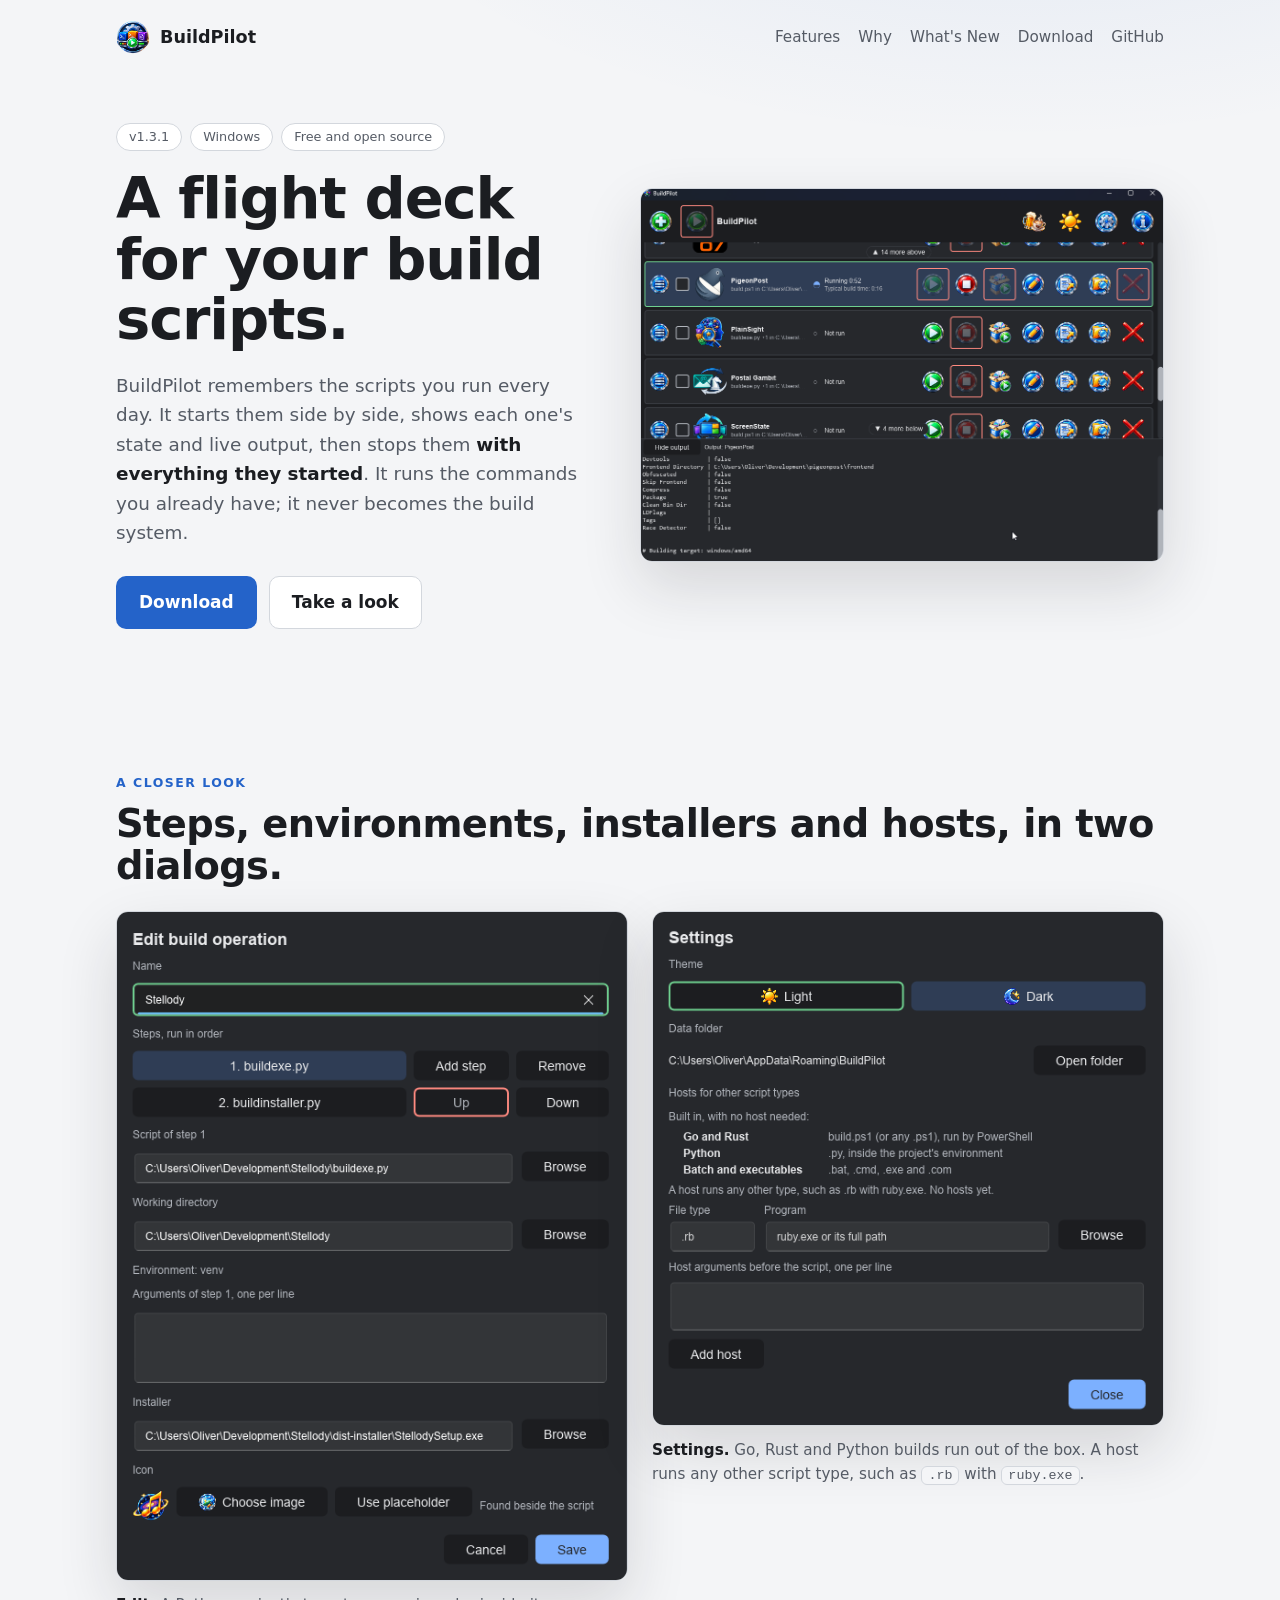
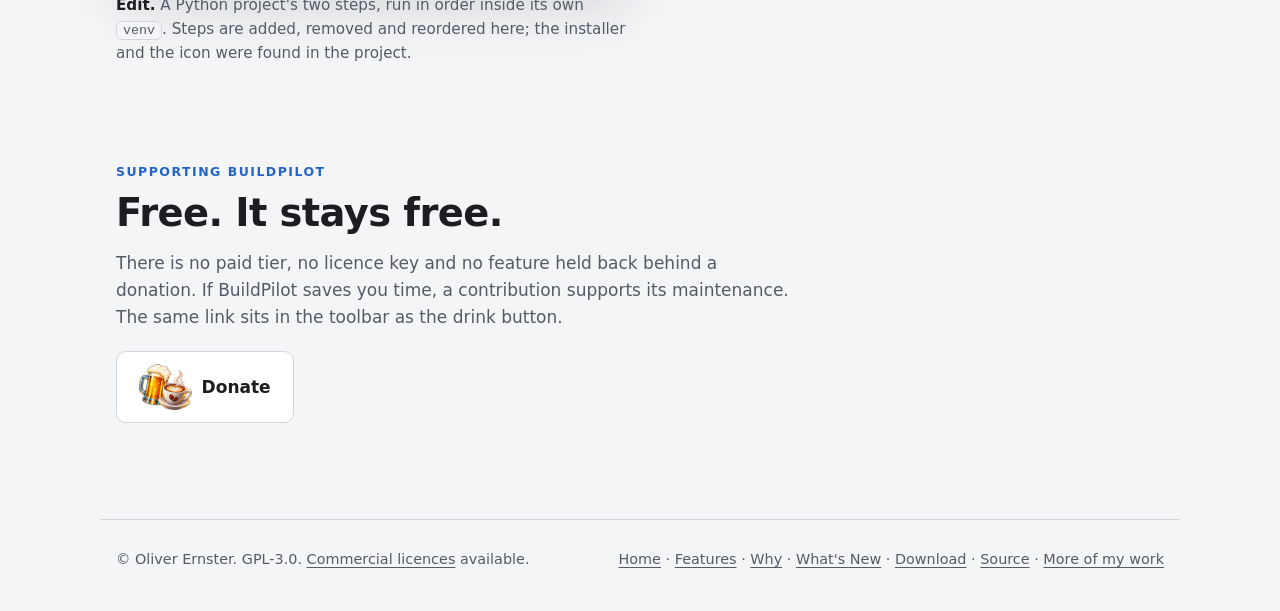
<file: docs/index.html>
<!DOCTYPE html>
<html lang="en-GB">
<head>
    <meta charset="utf-8">
    <meta name="viewport" content="width=device-width, initial-scale=1">
    <title>BuildPilot: a flight deck for your build scripts</title>
    <meta name="description" content="BuildPilot remembers the build scripts you run often, starts several at once, shows each one's state and live output, then stops them with everything they started. For Windows.">
    <meta name="theme-color" content="#1c1d20">
    <link rel="icon" type="image/png" href="icon.png">
    <link rel="apple-touch-icon" href="icon.png">
    <meta property="og:type" content="website">
    <meta property="og:title" content="BuildPilot: a flight deck for your build scripts">
    <meta property="og:description" content="Start the builds you run every day side by side, watch them live and stop them cleanly. It runs your scripts; it never becomes the build system. For Windows.">
    <meta property="og:image" content="https://ernster.dev/BuildPilot/icon.png">
    <meta property="og:url" content="https://ernster.dev/BuildPilot/">
    <link rel="canonical" href="https://ernster.dev/BuildPilot/">
    <meta name="robots" content="index, follow, max-image-preview:large, max-snippet:-1, max-video-preview:-1">
    <meta property="og:site_name" content="BuildPilot">
    <meta property="og:image:type" content="image/png">
    <meta property="og:image:width" content="256">
    <meta property="og:image:height" content="256">
    <meta property="og:image:alt" content="BuildPilot app icon">
    <meta property="og:locale" content="en_GB">
    <meta name="twitter:card" content="summary">
    <meta name="twitter:title" content="BuildPilot: a flight deck for your build scripts">
    <meta name="twitter:description" content="Start the builds you run every day side by side, watch them live and stop them cleanly. It runs your scripts; it never becomes the build system. For Windows.">
    <meta name="twitter:image" content="https://ernster.dev/BuildPilot/icon.png">
    <meta name="twitter:image:alt" content="BuildPilot app icon">
    <link rel="stylesheet" href="styles.css?v=09e41c9068">
    <script type="application/ld+json">
    {
        "@context": "https://schema.org",
        "@type": "SoftwareApplication",
        "name": "BuildPilot",
        "applicationCategory": "DeveloperApplication",
        "operatingSystem": "Windows",
        "description": "Remembers build scripts, runs several at once, shows their live output and stops their process trees.",
        "author": {"@type": "Person", "name": "Oliver Ernster", "url": "https://ernster.dev"},
        "license": "https://www.gnu.org/licenses/gpl-3.0.html",
        "downloadUrl": "https://github.com/oernster/BuildPilot/releases/latest",
        "offers": {"@type": "Offer", "price": "0", "priceCurrency": "GBP"}
    }
    </script>
<script>window.goatcounter = {path: function (p) { return location.host + p }}</script>
<script data-goatcounter="https://oernster.goatcounter.com/count" async src="https://gc.zgo.at/count.js"></script>
</head>
<body>

<header class="wrap site-head">
    <a class="brand" href="#top"><img src="icon.png" alt="" width="34" height="34"> BuildPilot</a>
    <nav aria-label="Pages">
        <a href="features.html">Features</a>
        <a href="why.html">Why</a>
        <a href="whats-new.html">What's New</a>
        <a href="download.html">Download</a>
        <a href="https://github.com/oernster/BuildPilot">GitHub</a>
    </nav>
</header>

<main id="top">

    <div class="wrap hero">
        <div>
            <p class="eyebrow">
                <span class="pill">v<!--VERSION-->1.3.1<!--/VERSION--></span>
                <span class="pill">Windows</span>
                <span class="pill">Free and open source</span>
            </p>
            <h1>A flight deck for your build scripts.</h1>
            <p class="lead">BuildPilot remembers the scripts you run every day. It starts them
                side by side, shows each one's state and live output, then stops them
                <strong>with everything they started</strong>. It runs the commands you already
                have; it never becomes the build system.</p>
            <div class="cta">
                <a class="btn btn-primary" href="download.html">Download</a>
                <a class="btn" href="#screens">Take a look</a>
            </div>
        </div>
        <figure class="shot">
            <img src="screenshots/screenshot.png" alt="The BuildPilot window partway down a long list, pills counting the 14 rows above and the 4 below. PigeonPost is selected and running at 0:52, its typical build time of 0:16 beneath. PlainSight, Postal Gambit and ScreenState have not run. PigeonPost's build settings fill the tray below in aligned columns. Run, Launch installer and Remove are greyed out with a red ring on the running row; Stop is greyed out on the rows at rest.">
        </figure>
    </div>

    <section class="wrap" id="screens">
        <p class="kicker">A closer look</p>
        <h2>Steps, environments, installers and hosts, in two dialogs.</h2>
        <div class="gallery">
            <figure class="shot">
                <img src="screenshots/edit.png" width="557" height="729" loading="lazy"
                    alt="The Edit build operation dialog for Stellody: two steps, buildexe.py then buildinstaller.py, the working directory, the environment venv, the installer found in dist-installer and the project's icon.">
                <figcaption><strong>Edit.</strong> A Python project's two steps, run in order
                    inside its own <code>venv</code>. Steps are added, removed and reordered
                    here; the installer and the icon were found in the project.</figcaption>
            </figure>
            <figure class="shot">
                <img src="screenshots/settings.png" width="556" height="559" loading="lazy"
                    alt="The Settings dialog: the theme, the data folder, the build types that run with no host (Go and Rust, Python, batch files and executables) and the fields for adding a host.">
                <figcaption><strong>Settings.</strong> Go, Rust and Python builds run out of
                    the box. A host runs any other script type, such as <code>.rb</code> with
                    <code>ruby.exe</code>.</figcaption>
            </figure>
        </div>
    </section>

    <section class="wrap support" id="support">
        <p class="kicker">Supporting BuildPilot</p>
        <h2>Free. It stays free.</h2>
        <div class="prose">
            <p>There is no paid tier, no licence key and no feature held back behind a
                donation. If BuildPilot saves you time, a contribution supports its
                maintenance. The same link sits in the toolbar as the drink button.</p>
        </div>
        <div class="cta">
            <a class="btn btn-donate" href="https://www.paypal.com/ncp/payment/XC9S6VZ96K9Q4">
                <img src="donate.png" alt="">
                Donate
            </a>
        </div>
    </section>

</main>

<footer class="wrap site-foot">
    <span>&copy; Oliver Ernster. GPL-3.0.
        <a href="https://ernster.dev/commercial-licensing.html">Commercial licences</a> available.</span>
    <span><a href="./">Home</a> &middot;
        <a href="features.html">Features</a> &middot;
        <a href="why.html">Why</a> &middot;
        <a href="whats-new.html">What's New</a> &middot;
        <a href="download.html">Download</a> &middot;
        <a href="https://github.com/oernster/BuildPilot">Source</a> &middot;
        <a href="https://ernster.dev">More of my work</a></span>
</footer>

</body>
</html>
</file>
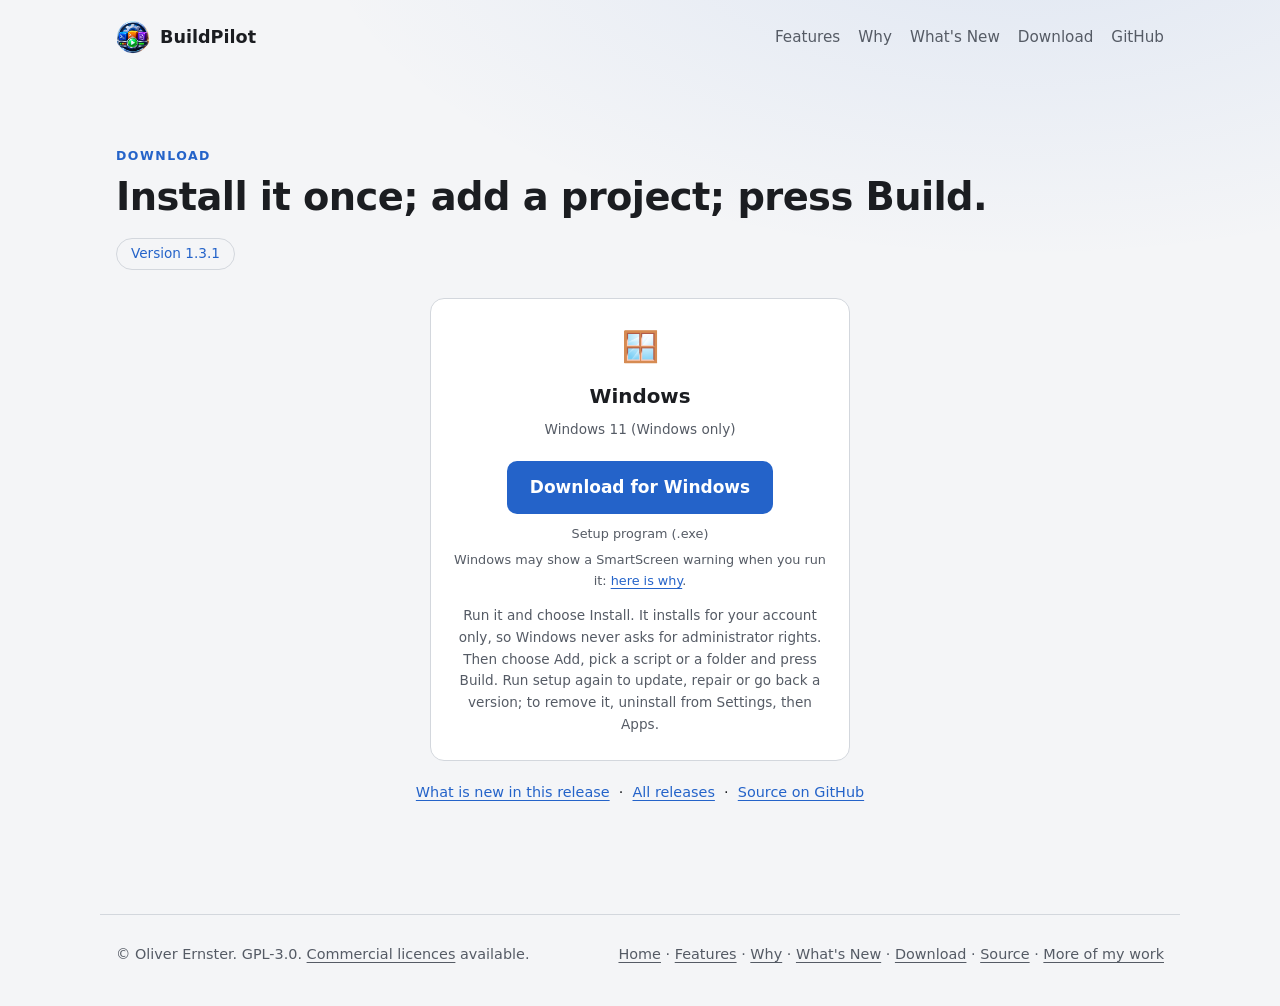
<file: docs/download.html>
<!DOCTYPE html>
<html lang="en-GB">
<head>
    <meta charset="utf-8">
    <meta name="viewport" content="width=device-width, initial-scale=1">
    <title>Download BuildPilot for Windows</title>
    <meta name="description" content="Download BuildPilot for Windows 11. It installs for your account only, so Windows never asks for administrator rights. Free and open source.">
    <meta name="theme-color" content="#1c1d20">
    <link rel="icon" type="image/png" href="icon.png">
    <link rel="apple-touch-icon" href="icon.png">
    <meta property="og:type" content="website">
    <meta property="og:title" content="Download BuildPilot for Windows">
    <meta property="og:description" content="Download BuildPilot for Windows 11. It installs for your account only, so Windows never asks for administrator rights. Free and open source.">
    <meta property="og:image" content="https://ernster.dev/BuildPilot/icon.png">
    <meta property="og:url" content="https://ernster.dev/BuildPilot/download.html">
    <link rel="canonical" href="https://ernster.dev/BuildPilot/download.html">
    <meta name="robots" content="index, follow, max-image-preview:large, max-snippet:-1, max-video-preview:-1">
    <meta property="og:site_name" content="BuildPilot">
    <meta property="og:image:type" content="image/png">
    <meta property="og:image:width" content="256">
    <meta property="og:image:height" content="256">
    <meta property="og:image:alt" content="BuildPilot app icon">
    <meta property="og:locale" content="en_GB">
    <meta name="twitter:card" content="summary">
    <meta name="twitter:title" content="Download BuildPilot for Windows">
    <meta name="twitter:description" content="Download BuildPilot for Windows 11. It installs for your account only, so Windows never asks for administrator rights. Free and open source.">
    <meta name="twitter:image" content="https://ernster.dev/BuildPilot/icon.png">
    <meta name="twitter:image:alt" content="BuildPilot app icon">
    <link rel="stylesheet" href="styles.css?v=09e41c9068">
    <script type="application/ld+json">
    {
        "@context": "https://schema.org",
        "@type": "WebPage",
        "name": "Download BuildPilot for Windows",
        "description": "Download BuildPilot for Windows 11. It installs for your account only, so Windows never asks for administrator rights. Free and open source.",
        "url": "https://ernster.dev/BuildPilot/download.html",
        "isPartOf": {"@type": "WebSite", "name": "BuildPilot", "url": "https://ernster.dev/BuildPilot/"},
        "about": {"@type": "SoftwareApplication", "name": "BuildPilot"},
        "inLanguage": "en-GB"
    }
    </script>
<script>window.goatcounter = {path: function (p) { return location.host + p }}</script>
<script data-goatcounter="https://oernster.goatcounter.com/count" async src="https://gc.zgo.at/count.js"></script>
</head>
<body>

<header class="wrap site-head">
    <a class="brand" href="./"><img src="icon.png" alt="" width="34" height="34"> BuildPilot</a>
    <nav aria-label="Pages">
        <a href="features.html">Features</a>
        <a href="why.html">Why</a>
        <a href="whats-new.html">What's New</a>
        <a href="download.html">Download</a>
        <a href="https://github.com/oernster/BuildPilot">GitHub</a>
    </nav>
</header>

<main>

    <section class="wrap" id="download">
        <p class="kicker">Download</p>
        <h2>Install it once; add a project; press Build.</h2>
        <span class="dl-version" id="dl-version">Version <!--VERSION-->1.3.1<!--/VERSION--></span>
        <!--
            The button points at GitHub's releases/latest/download redirect, which always
            serves the newest release's file. The name carries no version, so the link
            cannot go stale. The script at the foot adds the file size when it can reach
            the API; without it the page still says everything that matters.
        -->
        <div class="downloads">
            <div class="dl-card">
                <div class="ico">&#x1FA9F;</div>
                <h3>Windows</h3>
                <p class="req">Windows 11 (Windows only)</p>
                <a class="btn btn-primary" href="https://github.com/oernster/BuildPilot/releases/latest/download/BuildPilotSetup.exe">Download for Windows</a>
                <p class="meta" data-asset="BuildPilotSetup.exe">Setup program (.exe)</p>
                <p class="meta">Windows may show a SmartScreen warning when you run
                    it: <a href="https://ernster.dev/windows-smartscreen.html">here is why</a>.</p>
                <p class="how">Run it and choose Install. It installs for your account
                    only, so Windows never asks for administrator rights. Then choose Add,
                    pick a script or a folder and press Build. Run setup again to update,
                    repair or go back a version; to remove it, uninstall from Settings, then
                    Apps.</p>
            </div>
        </div>
        <p class="dl-links">
            <a id="dl-whats-new" href="https://github.com/oernster/BuildPilot/releases/latest">What is new in this release</a>
            &nbsp;&middot;&nbsp;
            <a href="https://github.com/oernster/BuildPilot/releases">All releases</a>
            &nbsp;&middot;&nbsp;
            <a href="https://github.com/oernster/BuildPilot">Source on GitHub</a>
        </p>
    </section>

</main>

<footer class="wrap site-foot">
    <span>&copy; Oliver Ernster. GPL-3.0.
        <a href="https://ernster.dev/commercial-licensing.html">Commercial licences</a> available.</span>
    <span><a href="./">Home</a> &middot;
        <a href="features.html">Features</a> &middot;
        <a href="why.html">Why</a> &middot;
        <a href="whats-new.html">What's New</a> &middot;
        <a href="download.html">Download</a> &middot;
        <a href="https://github.com/oernster/BuildPilot">Source</a> &middot;
        <a href="https://ernster.dev">More of my work</a></span>
</footer>

<script>
    // The download button never goes stale: it points at GitHub's releases/latest/download
    // redirect, which always serves the newest release's file. This script only decorates
    // the page: the version chip, the notes link and the file's size, read from the GitHub
    // API. Where the call fails, the static text stands on its own; the chip then carries
    // the version stamped into this page from the VERSION file. No date is ever shown.
    (function () {
        var api = 'https://api.github.com/repos/oernster/BuildPilot/releases/latest';
        fetch(api).then(function (r) {
            if (!r.ok) { throw new Error('release lookup failed'); }
            return r.json();
        }).then(function (rel) {
            var version = (rel.tag_name || '').replace(/^v/, '');
            if (version) {
                document.getElementById('dl-version').textContent = 'Version ' + version;
            }
            if (rel.html_url) {
                document.getElementById('dl-whats-new').href = rel.html_url;
            }
            (rel.assets || []).forEach(function (asset) {
                var meta = document.querySelector('[data-asset="' + asset.name + '"]');
                if (meta && asset.size) {
                    var mb = (asset.size / (1024 * 1024)).toFixed(1);
                    meta.textContent = meta.textContent + ' · ' + mb + ' MB';
                }
            });
        }).catch(function () { /* The static page already says everything essential. */ });
    })();
</script>

</body>
</html>
</file>
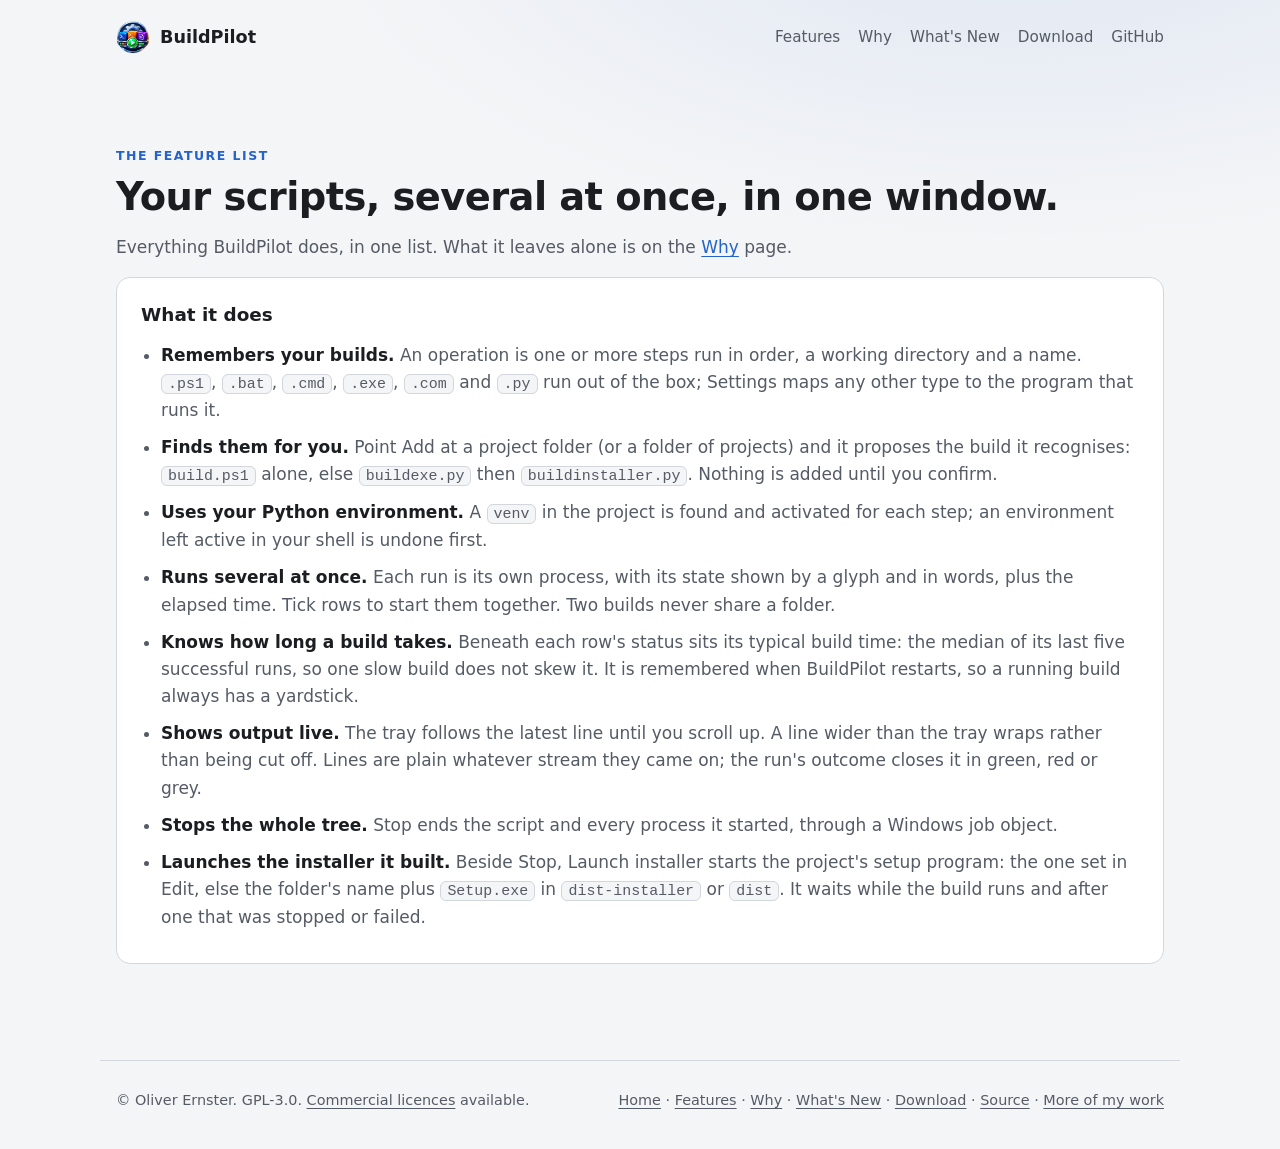
<file: docs/features.html>
<!DOCTYPE html>
<html lang="en-GB">
<head>
    <meta charset="utf-8">
    <meta name="viewport" content="width=device-width, initial-scale=1">
    <title>BuildPilot features: what it does</title>
    <meta name="description" content="What BuildPilot does: it remembers your builds, finds them, runs several at once, shows output live, stops the whole tree and launches the installer it built. For Windows.">
    <meta name="theme-color" content="#1c1d20">
    <link rel="icon" type="image/png" href="icon.png">
    <link rel="apple-touch-icon" href="icon.png">
    <meta property="og:type" content="website">
    <meta property="og:title" content="BuildPilot features: what it does">
    <meta property="og:description" content="What BuildPilot does: it remembers your builds, finds them, runs several at once, shows output live, stops the whole tree and launches the installer it built. For Windows.">
    <meta property="og:image" content="https://ernster.dev/BuildPilot/icon.png">
    <meta property="og:url" content="https://ernster.dev/BuildPilot/features.html">
    <link rel="canonical" href="https://ernster.dev/BuildPilot/features.html">
    <meta name="robots" content="index, follow, max-image-preview:large, max-snippet:-1, max-video-preview:-1">
    <meta property="og:site_name" content="BuildPilot">
    <meta property="og:image:type" content="image/png">
    <meta property="og:image:width" content="256">
    <meta property="og:image:height" content="256">
    <meta property="og:image:alt" content="BuildPilot app icon">
    <meta property="og:locale" content="en_GB">
    <meta name="twitter:card" content="summary">
    <meta name="twitter:title" content="BuildPilot features: what it does">
    <meta name="twitter:description" content="What BuildPilot does: it remembers your builds, finds them, runs several at once, shows output live, stops the whole tree and launches the installer it built. For Windows.">
    <meta name="twitter:image" content="https://ernster.dev/BuildPilot/icon.png">
    <meta name="twitter:image:alt" content="BuildPilot app icon">
    <link rel="stylesheet" href="styles.css?v=09e41c9068">
    <script type="application/ld+json">
    {
        "@context": "https://schema.org",
        "@type": "WebPage",
        "name": "BuildPilot features: what it does",
        "description": "What BuildPilot does: it remembers your builds, finds them, runs several at once, shows output live, stops the whole tree and launches the installer it built.",
        "url": "https://ernster.dev/BuildPilot/features.html",
        "isPartOf": {"@type": "WebSite", "name": "BuildPilot", "url": "https://ernster.dev/BuildPilot/"},
        "about": {"@type": "SoftwareApplication", "name": "BuildPilot"},
        "inLanguage": "en-GB"
    }
    </script>
<script>window.goatcounter = {path: function (p) { return location.host + p }}</script>
<script data-goatcounter="https://oernster.goatcounter.com/count" async src="https://gc.zgo.at/count.js"></script>
</head>
<body>

<header class="wrap site-head">
    <a class="brand" href="./"><img src="icon.png" alt="" width="34" height="34"> BuildPilot</a>
    <nav aria-label="Pages">
        <a href="features.html">Features</a>
        <a href="why.html">Why</a>
        <a href="whats-new.html">What's New</a>
        <a href="download.html">Download</a>
        <a href="https://github.com/oernster/BuildPilot">GitHub</a>
    </nav>
</header>

<main>

    <section class="wrap" id="what">
        <p class="kicker">The feature list</p>
        <h2>Your scripts, several at once, in one window.</h2>
        <div class="prose">
            <p>Everything BuildPilot does, in one list. What it leaves alone is on the
                <a href="why.html">Why</a> page.</p>
        </div>
        <div class="card">
            <h3>What it does</h3>
            <ul>
                <li><strong>Remembers your builds.</strong> An operation is one or more
                    steps run in order, a working directory and a name. <code>.ps1</code>,
                    <code>.bat</code>, <code>.cmd</code>, <code>.exe</code>,
                    <code>.com</code> and <code>.py</code> run out of the box; Settings maps
                    any other type to the program that runs it.</li>
                <li><strong>Finds them for you.</strong> Point Add at a project folder (or a
                    folder of projects) and it proposes the build it recognises:
                    <code>build.ps1</code> alone, else <code>buildexe.py</code> then
                    <code>buildinstaller.py</code>. Nothing is added until you confirm.</li>
                <li><strong>Uses your Python environment.</strong> A <code>venv</code> in the
                    project is found and activated for each step; an environment left active
                    in your shell is undone first.</li>
                <li><strong>Runs several at once.</strong> Each run is its own process, with
                    its state shown by a glyph and in words, plus the elapsed time. Tick rows
                    to start them together. Two builds never share a folder.</li>
                <li><strong>Knows how long a build takes.</strong> Beneath each row's status
                    sits its typical build time: the median of its last five successful
                    runs, so one slow build does not skew it. It is remembered when
                    BuildPilot restarts, so a running build always has a yardstick.</li>
                <li><strong>Shows output live.</strong> The tray follows the latest line until
                    you scroll up. A line wider than the tray wraps rather than being cut
                    off. Lines are plain whatever stream they came on; the run's outcome
                    closes it in green, red or grey.</li>
                <li><strong>Stops the whole tree.</strong> Stop ends the script and every
                    process it started, through a Windows job object.</li>
                <li><strong>Launches the installer it built.</strong> Beside Stop, Launch
                    installer starts the project's setup program: the one set in Edit, else
                    the folder's name plus <code>Setup.exe</code> in
                    <code>dist-installer</code> or <code>dist</code>. It waits while the
                    build runs and after one that was stopped or failed.</li>
            </ul>
        </div>
    </section>

</main>

<footer class="wrap site-foot">
    <span>&copy; Oliver Ernster. GPL-3.0.
        <a href="https://ernster.dev/commercial-licensing.html">Commercial licences</a> available.</span>
    <span><a href="./">Home</a> &middot;
        <a href="features.html">Features</a> &middot;
        <a href="why.html">Why</a> &middot;
        <a href="whats-new.html">What's New</a> &middot;
        <a href="download.html">Download</a> &middot;
        <a href="https://github.com/oernster/BuildPilot">Source</a> &middot;
        <a href="https://ernster.dev">More of my work</a></span>
</footer>

</body>
</html>
</file>
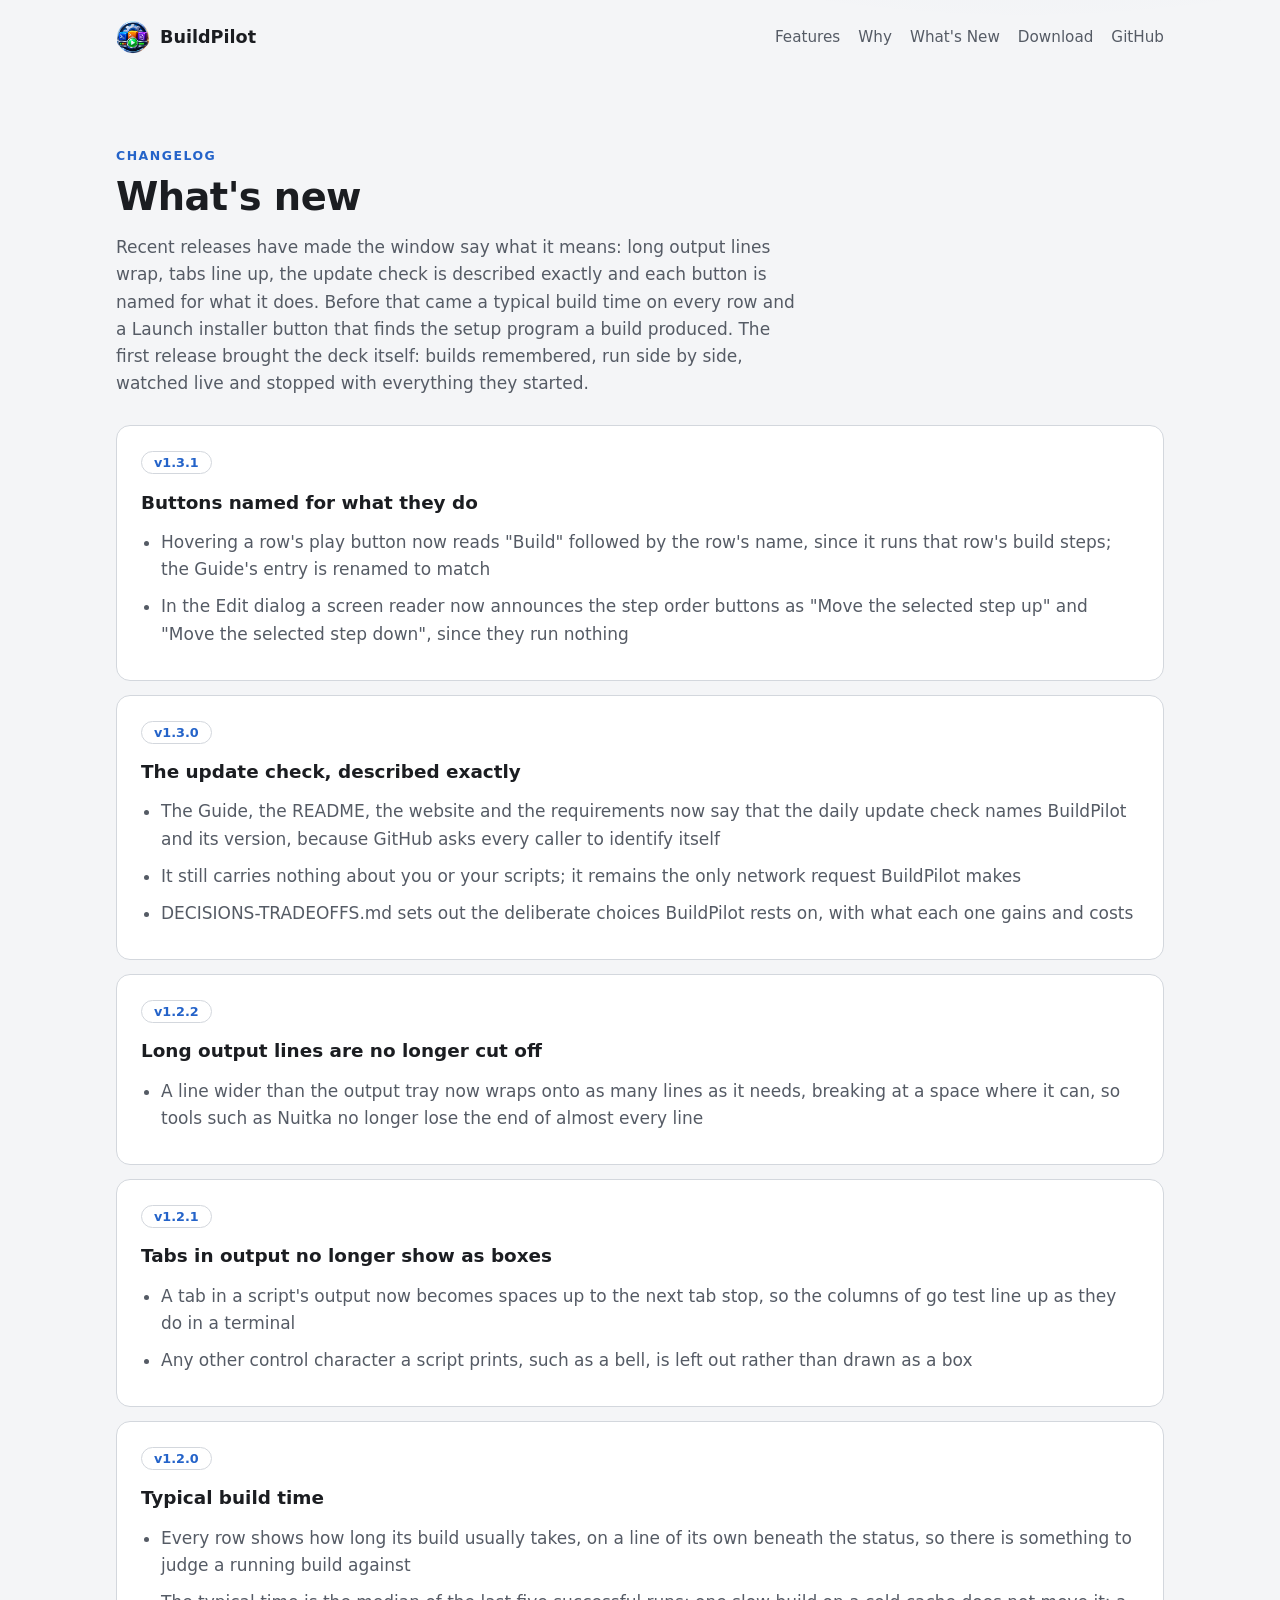
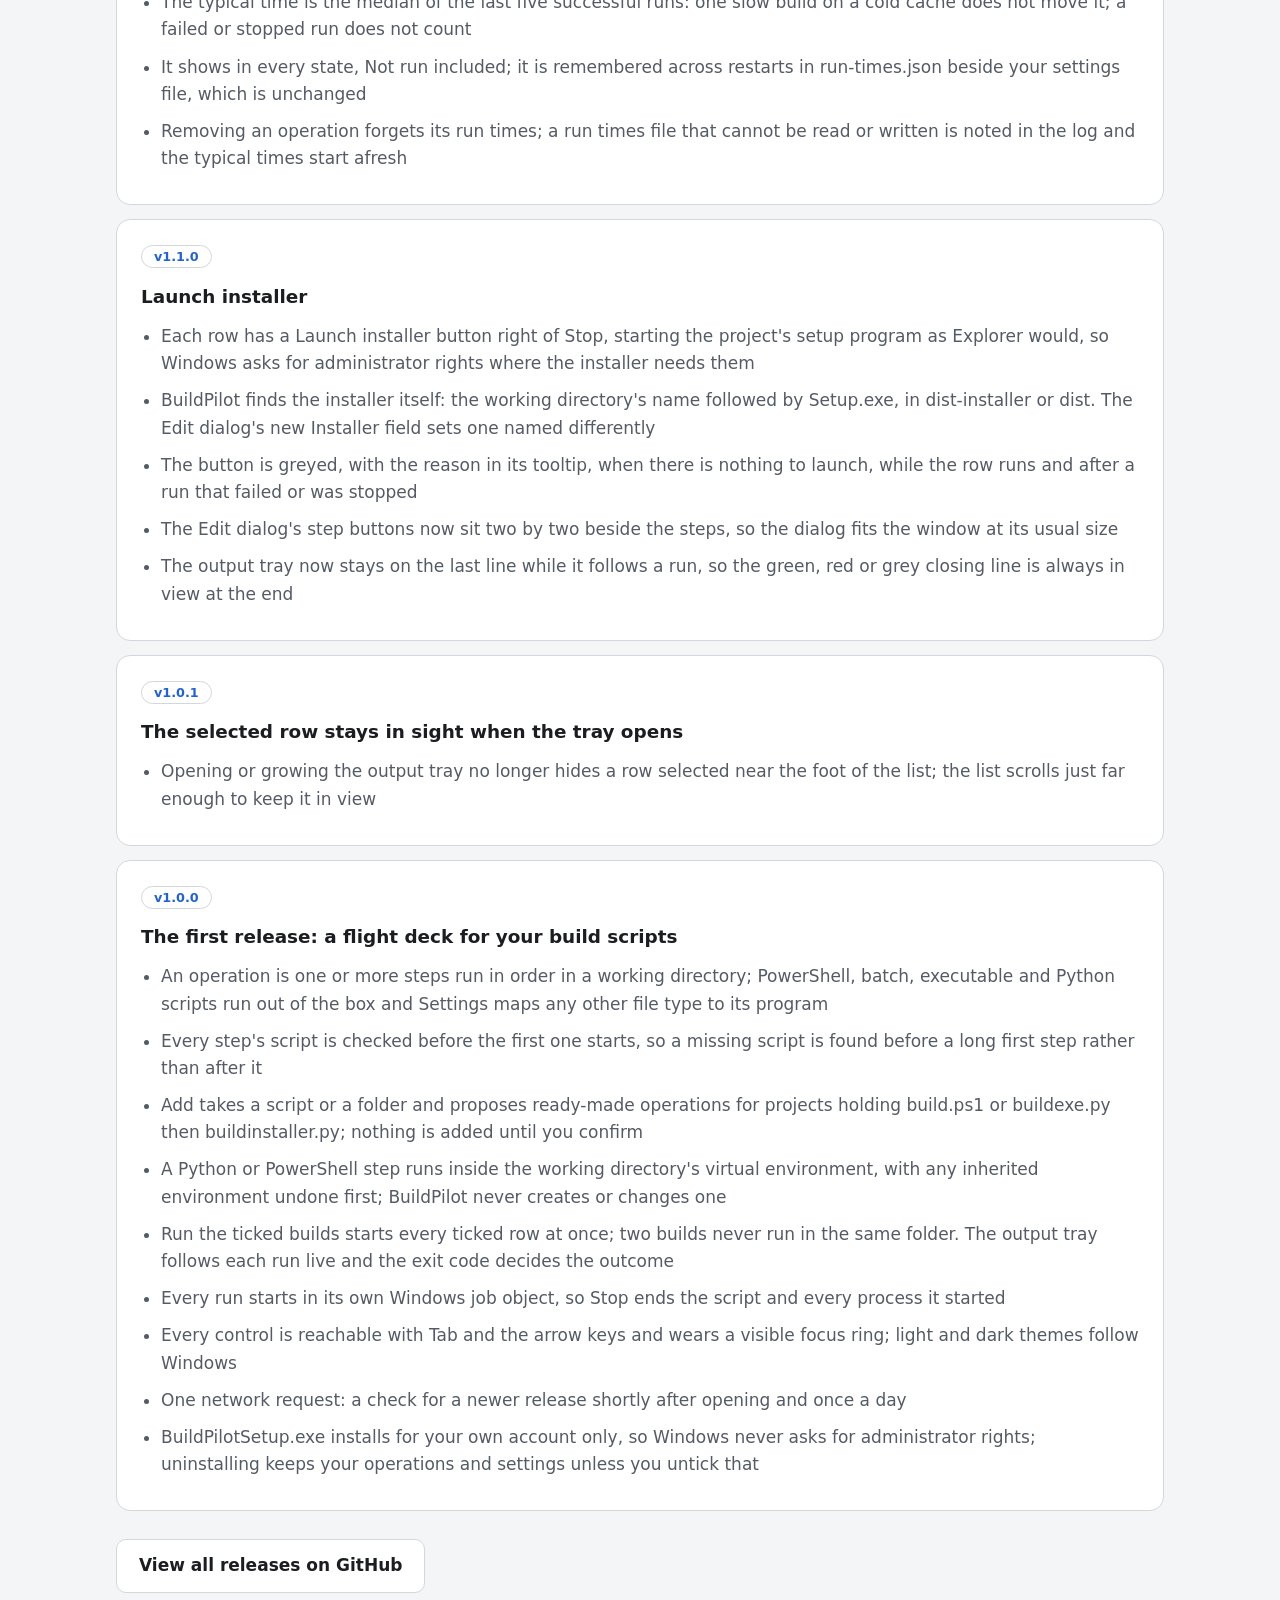
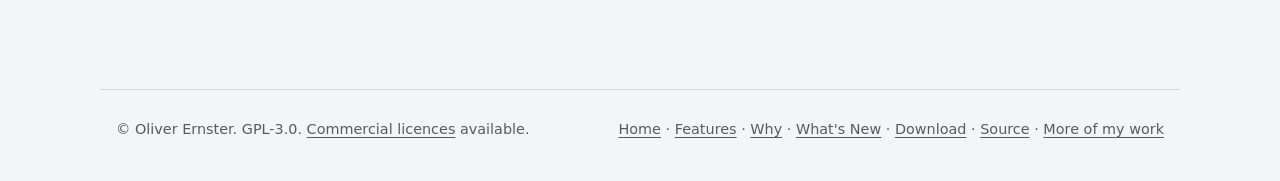
<file: docs/whats-new.html>
<!DOCTYPE html>
<html lang="en-GB">
<head>
    <meta charset="utf-8">
    <meta name="viewport" content="width=device-width, initial-scale=1">
    <title>What's new in BuildPilot: release history</title>
    <meta name="description" content="BuildPilot's release history: buttons named for what they do, an update check described exactly, output that wraps and lines up, a typical build time on every row, Launch installer and the first release's flight deck for your build scripts.">
    <meta name="theme-color" content="#1c1d20">
    <link rel="icon" type="image/png" href="icon.png">
    <link rel="apple-touch-icon" href="icon.png">
    <meta property="og:type" content="website">
    <meta property="og:title" content="What's new in BuildPilot: release history">
    <meta property="og:description" content="BuildPilot's release history: buttons named for what they do, an update check described exactly, output that wraps and lines up, a typical build time on every row, Launch installer and the first release's flight deck for your build scripts.">
    <meta property="og:image" content="https://ernster.dev/BuildPilot/icon.png">
    <meta property="og:url" content="https://ernster.dev/BuildPilot/whats-new.html">
    <link rel="canonical" href="https://ernster.dev/BuildPilot/whats-new.html">
    <meta name="robots" content="index, follow, max-image-preview:large, max-snippet:-1, max-video-preview:-1">
    <meta property="og:site_name" content="BuildPilot">
    <meta property="og:image:type" content="image/png">
    <meta property="og:image:width" content="256">
    <meta property="og:image:height" content="256">
    <meta property="og:image:alt" content="BuildPilot app icon">
    <meta property="og:locale" content="en_GB">
    <meta name="twitter:card" content="summary">
    <meta name="twitter:title" content="What's new in BuildPilot: release history">
    <meta name="twitter:description" content="BuildPilot's release history: buttons named for what they do, an update check described exactly, output that wraps and lines up, a typical build time on every row, Launch installer and the first release's flight deck for your build scripts.">
    <meta name="twitter:image" content="https://ernster.dev/BuildPilot/icon.png">
    <meta name="twitter:image:alt" content="BuildPilot app icon">
    <link rel="stylesheet" href="styles.css?v=09e41c9068">
    <script type="application/ld+json">
    {
        "@context": "https://schema.org",
        "@type": "WebPage",
        "name": "What's new in BuildPilot: release history",
        "description": "BuildPilot's release history: buttons named for what they do, an update check described exactly, output that wraps and lines up, a typical build time on every row, Launch installer and the first release's flight deck for your build scripts.",
        "url": "https://ernster.dev/BuildPilot/whats-new.html",
        "isPartOf": {"@type": "WebSite", "name": "BuildPilot", "url": "https://ernster.dev/BuildPilot/"},
        "about": {"@type": "SoftwareApplication", "name": "BuildPilot"},
        "inLanguage": "en-GB"
    }
    </script>
<script>window.goatcounter = {path: function (p) { return location.host + p }}</script>
<script data-goatcounter="https://oernster.goatcounter.com/count" async src="https://gc.zgo.at/count.js"></script>
</head>
<body>

<header class="wrap site-head">
    <a class="brand" href="./"><img src="icon.png" alt="" width="34" height="34"> BuildPilot</a>
    <nav aria-label="Pages">
        <a href="features.html">Features</a>
        <a href="why.html">Why</a>
        <a href="whats-new.html" aria-current="page">What's New</a>
        <a href="download.html">Download</a>
        <a href="https://github.com/oernster/BuildPilot">GitHub</a>
    </nav>
</header>

<main id="top">

    <section class="wrap" id="whats-new">
        <p class="kicker">Changelog</p>
        <h2>What's new</h2>
        <div class="prose">
            <p>Recent releases have made the window say what it means: long output lines wrap, tabs
                line up, the update check is described exactly and each button is named for what it
                does. Before that came a typical build time on every row and a Launch installer
                button that finds the setup program a build produced. The first release brought the
                deck itself: builds remembered, run side by side, watched live and stopped with
                everything they started.</p>
        </div>

        <div class="releases">

            <div class="card release">
                <span class="ver-tag pill">v<!--VERSION-->1.3.1<!--/VERSION--></span>
                <h3>Buttons named for what they do</h3>
                <ul>
                    <li>Hovering a row's play button now reads "Build" followed by the row's name, since it runs that row's build steps; the Guide's entry is renamed to match</li>
                    <li>In the Edit dialog a screen reader now announces the step order buttons as "Move the selected step up" and "Move the selected step down", since they run nothing</li>
                </ul>
            </div>

            <div class="card release">
                <span class="ver-tag pill">v1.3.0</span>
                <h3>The update check, described exactly</h3>
                <ul>
                    <li>The Guide, the README, the website and the requirements now say that the daily update check names BuildPilot and its version, because GitHub asks every caller to identify itself</li>
                    <li>It still carries nothing about you or your scripts; it remains the only network request BuildPilot makes</li>
                    <li>DECISIONS-TRADEOFFS.md sets out the deliberate choices BuildPilot rests on, with what each one gains and costs</li>
                </ul>
            </div>

            <div class="card release">
                <span class="ver-tag pill">v1.2.2</span>
                <h3>Long output lines are no longer cut off</h3>
                <ul>
                    <li>A line wider than the output tray now wraps onto as many lines as it needs, breaking at a space where it can, so tools such as Nuitka no longer lose the end of almost every line</li>
                </ul>
            </div>

            <div class="card release">
                <span class="ver-tag pill">v1.2.1</span>
                <h3>Tabs in output no longer show as boxes</h3>
                <ul>
                    <li>A tab in a script's output now becomes spaces up to the next tab stop, so the columns of go test line up as they do in a terminal</li>
                    <li>Any other control character a script prints, such as a bell, is left out rather than drawn as a box</li>
                </ul>
            </div>

            <div class="card release">
                <span class="ver-tag pill">v1.2.0</span>
                <h3>Typical build time</h3>
                <ul>
                    <li>Every row shows how long its build usually takes, on a line of its own beneath the status, so there is something to judge a running build against</li>
                    <li>The typical time is the median of the last five successful runs: one slow build on a cold cache does not move it; a failed or stopped run does not count</li>
                    <li>It shows in every state, Not run included; it is remembered across restarts in run-times.json beside your settings file, which is unchanged</li>
                    <li>Removing an operation forgets its run times; a run times file that cannot be read or written is noted in the log and the typical times start afresh</li>
                </ul>
            </div>

            <div class="card release">
                <span class="ver-tag pill">v1.1.0</span>
                <h3>Launch installer</h3>
                <ul>
                    <li>Each row has a Launch installer button right of Stop, starting the project's setup program as Explorer would, so Windows asks for administrator rights where the installer needs them</li>
                    <li>BuildPilot finds the installer itself: the working directory's name followed by Setup.exe, in dist-installer or dist. The Edit dialog's new Installer field sets one named differently</li>
                    <li>The button is greyed, with the reason in its tooltip, when there is nothing to launch, while the row runs and after a run that failed or was stopped</li>
                    <li>The Edit dialog's step buttons now sit two by two beside the steps, so the dialog fits the window at its usual size</li>
                    <li>The output tray now stays on the last line while it follows a run, so the green, red or grey closing line is always in view at the end</li>
                </ul>
            </div>

            <div class="card release">
                <span class="ver-tag pill">v1.0.1</span>
                <h3>The selected row stays in sight when the tray opens</h3>
                <ul>
                    <li>Opening or growing the output tray no longer hides a row selected near the foot of the list; the list scrolls just far enough to keep it in view</li>
                </ul>
            </div>

            <div class="card release">
                <span class="ver-tag pill">v1.0.0</span>
                <h3>The first release: a flight deck for your build scripts</h3>
                <ul>
                    <li>An operation is one or more steps run in order in a working directory; PowerShell, batch, executable and Python scripts run out of the box and Settings maps any other file type to its program</li>
                    <li>Every step's script is checked before the first one starts, so a missing script is found before a long first step rather than after it</li>
                    <li>Add takes a script or a folder and proposes ready-made operations for projects holding build.ps1 or buildexe.py then buildinstaller.py; nothing is added until you confirm</li>
                    <li>A Python or PowerShell step runs inside the working directory's virtual environment, with any inherited environment undone first; BuildPilot never creates or changes one</li>
                    <li>Run the ticked builds starts every ticked row at once; two builds never run in the same folder. The output tray follows each run live and the exit code decides the outcome</li>
                    <li>Every run starts in its own Windows job object, so Stop ends the script and every process it started</li>
                    <li>Every control is reachable with Tab and the arrow keys and wears a visible focus ring; light and dark themes follow Windows</li>
                    <li>One network request: a check for a newer release shortly after opening and once a day</li>
                    <li>BuildPilotSetup.exe installs for your own account only, so Windows never asks for administrator rights; uninstalling keeps your operations and settings unless you untick that</li>
                </ul>
            </div>

        </div>

        <div class="cta releases-more">
            <a class="btn" href="https://github.com/oernster/BuildPilot/releases">View all releases on GitHub</a>
        </div>
    </section>

</main>

<footer class="wrap site-foot">
    <span>&copy; Oliver Ernster. GPL-3.0.
        <a href="https://ernster.dev/commercial-licensing.html">Commercial licences</a> available.</span>
    <span><a href="./">Home</a> &middot;
        <a href="features.html">Features</a> &middot;
        <a href="why.html">Why</a> &middot;
        <a href="whats-new.html">What's New</a> &middot;
        <a href="download.html">Download</a> &middot;
        <a href="https://github.com/oernster/BuildPilot">Source</a> &middot;
        <a href="https://ernster.dev">More of my work</a></span>
</footer>

</body>
</html>
</file>
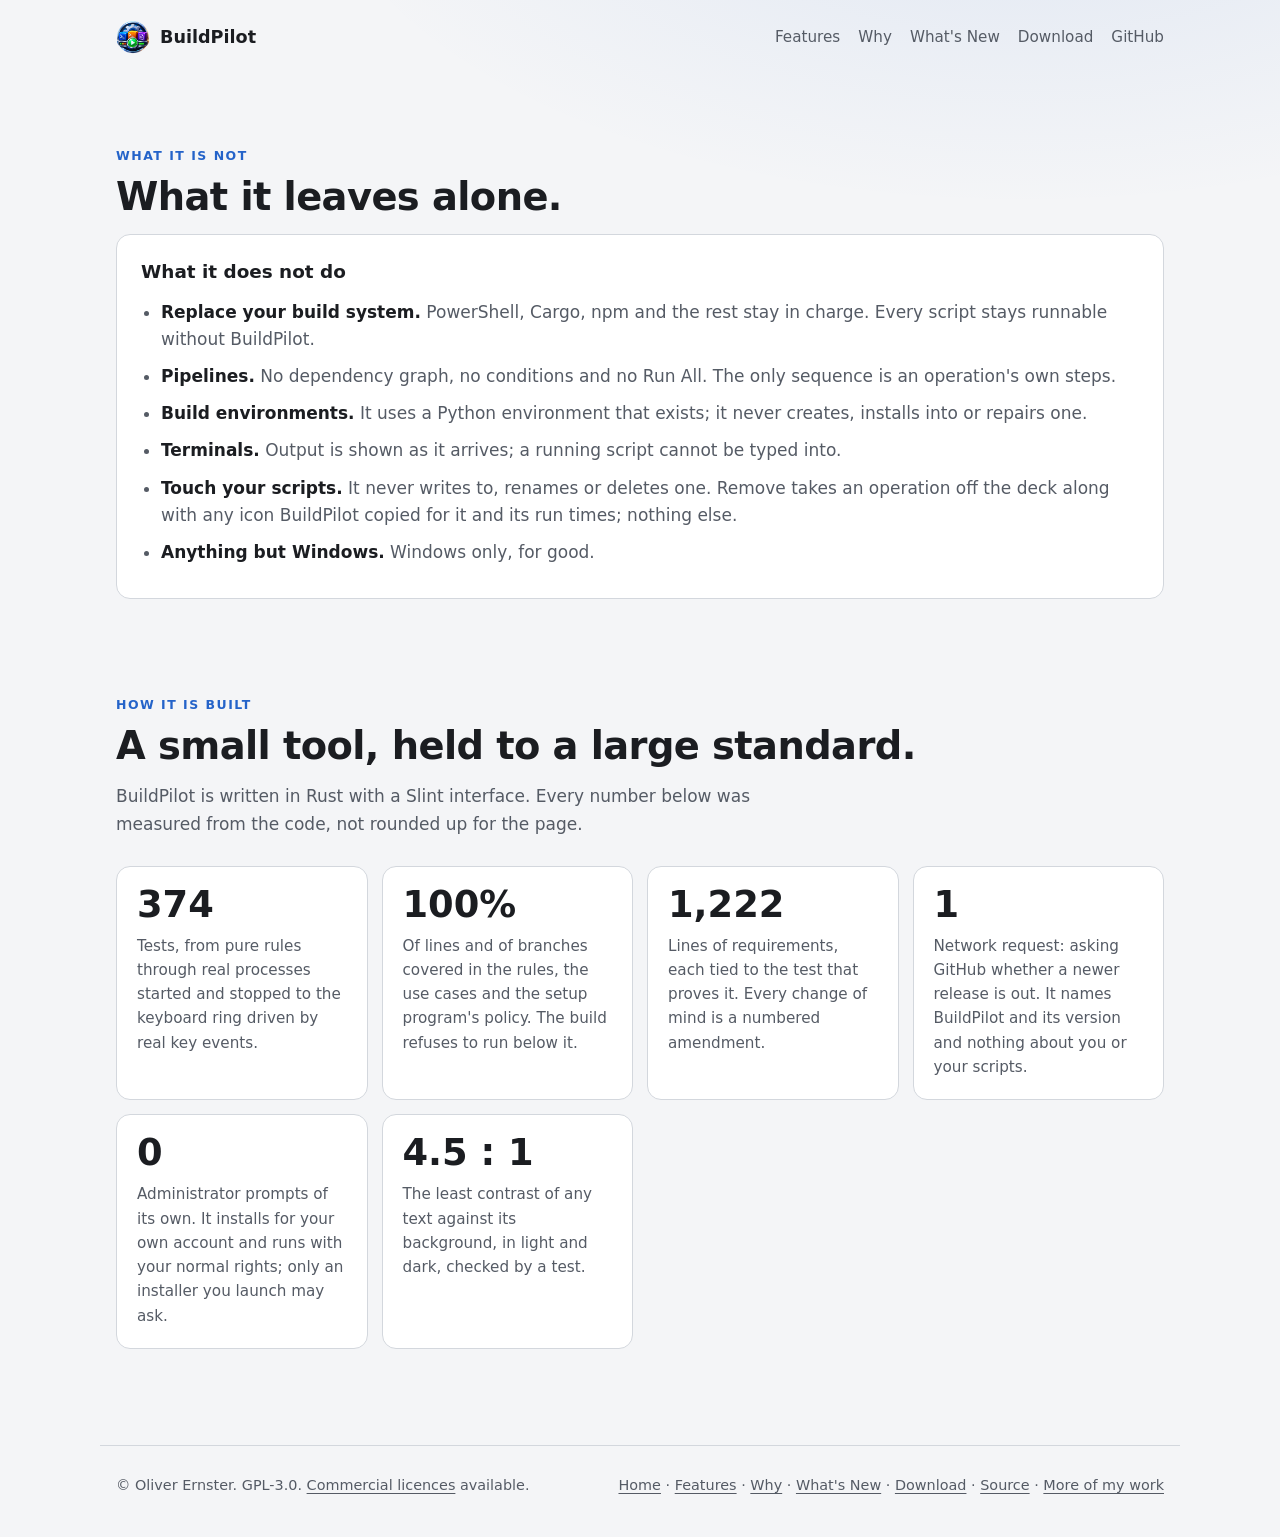
<file: docs/why.html>
<!DOCTYPE html>
<html lang="en-GB">
<head>
    <meta charset="utf-8">
    <meta name="viewport" content="width=device-width, initial-scale=1">
    <title>Why BuildPilot: a small tool, held to a large standard</title>
    <meta name="description" content="What BuildPilot leaves to your build system and to you, plus how it is built: Rust with a Slint interface, every number measured from the code.">
    <meta name="theme-color" content="#1c1d20">
    <link rel="icon" type="image/png" href="icon.png">
    <link rel="apple-touch-icon" href="icon.png">
    <meta property="og:type" content="website">
    <meta property="og:title" content="Why BuildPilot: a small tool, held to a large standard">
    <meta property="og:description" content="What BuildPilot leaves to your build system and to you, plus how it is built: Rust with a Slint interface, every number measured from the code.">
    <meta property="og:image" content="https://ernster.dev/BuildPilot/icon.png">
    <meta property="og:url" content="https://ernster.dev/BuildPilot/why.html">
    <link rel="canonical" href="https://ernster.dev/BuildPilot/why.html">
    <meta name="robots" content="index, follow, max-image-preview:large, max-snippet:-1, max-video-preview:-1">
    <meta property="og:site_name" content="BuildPilot">
    <meta property="og:image:type" content="image/png">
    <meta property="og:image:width" content="256">
    <meta property="og:image:height" content="256">
    <meta property="og:image:alt" content="BuildPilot app icon">
    <meta property="og:locale" content="en_GB">
    <meta name="twitter:card" content="summary">
    <meta name="twitter:title" content="Why BuildPilot: a small tool, held to a large standard">
    <meta name="twitter:description" content="What BuildPilot leaves to your build system and to you, plus how it is built: Rust with a Slint interface, every number measured from the code.">
    <meta name="twitter:image" content="https://ernster.dev/BuildPilot/icon.png">
    <meta name="twitter:image:alt" content="BuildPilot app icon">
    <link rel="stylesheet" href="styles.css?v=09e41c9068">
    <script type="application/ld+json">
    {
        "@context": "https://schema.org",
        "@type": "WebPage",
        "name": "Why BuildPilot: a small tool, held to a large standard",
        "description": "What BuildPilot leaves to your build system and to you, plus how it is built: Rust with a Slint interface, every number measured from the code.",
        "url": "https://ernster.dev/BuildPilot/why.html",
        "isPartOf": {"@type": "WebSite", "name": "BuildPilot", "url": "https://ernster.dev/BuildPilot/"},
        "about": {"@type": "SoftwareApplication", "name": "BuildPilot"},
        "inLanguage": "en-GB"
    }
    </script>
<script>window.goatcounter = {path: function (p) { return location.host + p }}</script>
<script data-goatcounter="https://oernster.goatcounter.com/count" async src="https://gc.zgo.at/count.js"></script>
</head>
<body>

<header class="wrap site-head">
    <a class="brand" href="./"><img src="icon.png" alt="" width="34" height="34"> BuildPilot</a>
    <nav aria-label="Pages">
        <a href="features.html">Features</a>
        <a href="why.html">Why</a>
        <a href="whats-new.html">What's New</a>
        <a href="download.html">Download</a>
        <a href="https://github.com/oernster/BuildPilot">GitHub</a>
    </nav>
</header>

<main>

    <section class="wrap" id="not">
        <p class="kicker">What it is not</p>
        <h2>What it leaves alone.</h2>
        <div class="card">
            <h3>What it does not do</h3>
            <ul>
                <li><strong>Replace your build system.</strong> PowerShell, Cargo, npm and
                    the rest stay in charge. Every script stays runnable without
                    BuildPilot.</li>
                <li><strong>Pipelines.</strong> No dependency graph, no conditions and no
                    Run All. The only sequence is an operation's own steps.</li>
                <li><strong>Build environments.</strong> It uses a Python environment that
                    exists; it never creates, installs into or repairs one.</li>
                <li><strong>Terminals.</strong> Output is shown as it arrives; a running
                    script cannot be typed into.</li>
                <li><strong>Touch your scripts.</strong> It never writes to, renames or
                    deletes one. Remove takes an operation off the deck along with any
                    icon BuildPilot copied for it and its run times; nothing else.</li>
                <li><strong>Anything but Windows.</strong> Windows only, for good.</li>
            </ul>
        </div>
    </section>

    <section class="wrap" id="engineering">
        <p class="kicker">How it is built</p>
        <h2>A small tool, held to a large standard.</h2>
        <div class="prose">
            <p>BuildPilot is written in Rust with a Slint interface. Every number below was
                measured from the code, not rounded up for the page.</p>
        </div>
        <div class="stats">
            <div class="stat">
                <span class="n">374</span>
                <p>Tests, from pure rules through real processes started and stopped to the
                    keyboard ring driven by real key events.</p>
            </div>
            <div class="stat">
                <span class="n">100%</span>
                <p>Of lines and of branches covered in the rules, the use cases and the setup
                    program's policy. The build refuses to run below it.</p>
            </div>
            <div class="stat">
                <span class="n">1,222</span>
                <p>Lines of requirements, each tied to the test that proves it. Every change
                    of mind is a numbered amendment.</p>
            </div>
            <div class="stat">
                <span class="n">1</span>
                <p>Network request: asking GitHub whether a newer release is out. It names
                    BuildPilot and its version and nothing about you or your scripts.</p>
            </div>
            <div class="stat">
                <span class="n">0</span>
                <p>Administrator prompts of its own. It installs for your own account and runs
                    with your normal rights; only an installer you launch may ask.</p>
            </div>
            <div class="stat">
                <span class="n">4.5 : 1</span>
                <p>The least contrast of any text against its background, in light and dark,
                    checked by a test.</p>
            </div>
        </div>
    </section>

</main>

<footer class="wrap site-foot">
    <span>&copy; Oliver Ernster. GPL-3.0.
        <a href="https://ernster.dev/commercial-licensing.html">Commercial licences</a> available.</span>
    <span><a href="./">Home</a> &middot;
        <a href="features.html">Features</a> &middot;
        <a href="why.html">Why</a> &middot;
        <a href="whats-new.html">What's New</a> &middot;
        <a href="download.html">Download</a> &middot;
        <a href="https://github.com/oernster/BuildPilot">Source</a> &middot;
        <a href="https://ernster.dev">More of my work</a></span>
</footer>

</body>
</html>
</file>
<file: docs/styles.css>
/* BuildPilot site. It wears the application's own tokens from ui/theme.slint, light or dark as
   the reader's system is set, the way the application's first run follows Windows (UI-001). */

:root {
    color-scheme: light;
    --bg: #f4f5f7;
    --surface: #ffffff;
    --border: #d3d7dd;
    --text: #1b1d21;
    --muted: #555b65;
    --accent: #2463c9;
    --on-accent: #ffffff;
    --shadow: 0 24px 60px rgba(27, 29, 33, 0.14);
    --glow: rgba(36, 99, 201, 0.10);

    --radius: 14px;
    --gutter: 16px;
    --max: 1080px;
    --font: "Segoe UI Variable Text", "Segoe UI", system-ui, -apple-system, sans-serif;
    --font-display: "Segoe UI Variable Display", "Segoe UI", system-ui, -apple-system, sans-serif;
}

@media (prefers-color-scheme: dark) {
    :root {
        color-scheme: dark;
        --bg: #1c1d20;
        --surface: #26282c;
        --border: #3a3d43;
        --text: #e9eaec;
        --muted: #b0b4bb;
        --accent: #7cb0ff;
        --on-accent: #1b1d21;
        --shadow: 0 30px 80px rgba(0, 0, 0, 0.45);
        --glow: rgba(124, 176, 255, 0.10);
    }
}

* { box-sizing: border-box; }

html { scroll-behavior: smooth; }

body {
    margin: 0;
    background:
        radial-gradient(1200px 600px at 80% -10%, var(--glow), transparent 60%),
        var(--bg);
    color: var(--text);
    font: 17px/1.6 var(--font);
    overflow-x: hidden;
}

a { color: var(--accent); text-underline-offset: 3px; }

img { max-width: 100%; }

.wrap {
    width: 100%;
    max-width: var(--max);
    margin: 0 auto;
    /* Sides only: a shorthand here outranks `section`'s vertical padding. */
    padding-inline: var(--gutter);
}

/* Header */

.site-head {
    display: flex;
    align-items: center;
    justify-content: space-between;
    gap: 12px;
    padding-top: 20px;
    padding-bottom: 20px;
}

.brand {
    display: flex;
    align-items: center;
    gap: 10px;
    color: var(--text);
    text-decoration: none;
    font-weight: 600;
    font-size: 1.1rem;
}

.brand img { width: 34px; height: 34px; }

.site-head nav { display: flex; gap: 18px; flex-wrap: wrap; justify-content: flex-end; }

.site-head nav a { color: var(--muted); text-decoration: none; font-size: 0.95rem; }

.site-head nav a:hover,
.site-head nav a:focus-visible { color: var(--text); }

/* Hero */

.hero {
    display: grid;
    grid-template-columns: 1fr 1.1fr;
    gap: 48px;
    align-items: center;
    padding-top: 48px;
    padding-bottom: 72px;
}

.eyebrow {
    display: inline-flex;
    gap: 8px;
    flex-wrap: wrap;
    margin: 0 0 18px;
}

.pill {
    border: 1px solid var(--border);
    background: var(--surface);
    border-radius: 999px;
    padding: 3px 12px;
    font-size: 0.8rem;
    color: var(--muted);
}

h1 {
    font-family: var(--font-display);
    font-size: clamp(2.2rem, 5vw, 3.6rem);
    line-height: 1.05;
    letter-spacing: -0.02em;
    margin: 0 0 20px;
}

.lead { font-size: 1.15rem; color: var(--muted); margin: 0 0 28px; max-width: 34em; }

.lead strong { color: var(--text); font-weight: 600; }

.cta { display: flex; gap: 12px; flex-wrap: wrap; align-items: center; }

.btn {
    display: inline-flex;
    align-items: center;
    gap: 10px;
    padding: 12px 22px;
    border-radius: 10px;
    border: 1px solid var(--border);
    background: var(--surface);
    color: var(--text);
    text-decoration: none;
    font-weight: 600;
    transition: transform 0.15s ease, border-color 0.15s ease;
}

.btn:hover,
.btn:focus-visible { border-color: var(--accent); transform: translateY(-1px); }

.btn-primary {
    background: var(--accent);
    border-color: transparent;
    color: var(--on-accent);
}

.btn-primary:hover,
.btn-primary:focus-visible { background: color-mix(in srgb, var(--accent) 88%, var(--text)); border-color: transparent; }

/* The screenshot */

.shot { margin: 0; }

.shot img {
    display: block;
    width: 100%;
    height: auto;
    border-radius: 12px;
    border: 1px solid var(--border);
    box-shadow: var(--shadow);
}

/* The gallery: dialogs side by side, each with its caption. */

.gallery {
    display: grid;
    grid-template-columns: 1fr 1fr;
    gap: 24px;
    align-items: start;
    margin-top: 24px;
}

.shot figcaption {
    margin-top: 12px;
    color: var(--muted);
    font-size: 0.95rem;
}

.shot figcaption strong { color: var(--text); }

/* Sections */

section { padding-top: 72px; padding-bottom: 24px; }

h2 {
    font-family: var(--font-display);
    font-size: clamp(1.7rem, 4vw, 2.4rem);
    letter-spacing: -0.015em;
    line-height: 1.1;
    margin: 0 0 16px;
}

.kicker {
    color: var(--accent);
    font-weight: 600;
    text-transform: uppercase;
    letter-spacing: 0.12em;
    font-size: 0.78rem;
    margin: 0 0 10px;
}

.prose { max-width: 40em; color: var(--muted); }

.prose p { margin: 0 0 16px; }

.prose strong { color: var(--text); }

/* Lists */

.two-col {
    display: grid;
    grid-template-columns: 1fr 1fr;
    gap: 16px;
    margin-top: 24px;
}

.card {
    background: var(--surface);
    border: 1px solid var(--border);
    border-radius: var(--radius);
    padding: 22px 24px;
}

.card h3 { margin: 0 0 12px; font-size: 1.15rem; }

.card ul { margin: 0; padding-left: 20px; color: var(--muted); }

.card li { margin-bottom: 10px; }

.card li strong { color: var(--text); }

/* The engineering ledger */

.stats {
    display: grid;
    grid-template-columns: repeat(auto-fill, minmax(230px, 1fr));
    gap: 14px;
    margin-top: 28px;
}

.stat {
    background: var(--surface);
    border: 1px solid var(--border);
    border-radius: var(--radius);
    padding: 20px;
}

.stat .n {
    display: block;
    font-family: var(--font-display);
    font-size: 2.3rem;
    font-weight: 700;
    line-height: 1;
    margin-bottom: 10px;
    color: var(--text);
    font-variant-numeric: tabular-nums;
}

.stat p { margin: 0; color: var(--muted); font-size: 0.95rem; }

/* What's new: one card per release, newest first, each led by its version in a pill. */

.releases {
    display: grid;
    gap: 14px;
    margin-top: 28px;
}

.ver-tag { color: var(--accent); font-weight: 600; }

.release h3 { margin-top: 12px; }

.releases-more { margin-top: 28px; }

/* Downloads: the house card per platform (EarthNow, SymDiary, BridgeTalk). BuildPilot is
   Windows only, so there is one card, centred at a card's width. */

.dl-version {
    display: inline-block;
    margin-top: 4px;
    font-size: 0.85rem;
    color: var(--accent);
    border: 1px solid var(--border);
    border-radius: 999px;
    padding: 4px 14px;
}

.downloads {
    display: grid;
    grid-template-columns: minmax(0, 420px);
    justify-content: center;
    margin-top: 28px;
}

.dl-card {
    background: var(--surface);
    border: 1px solid var(--border);
    border-radius: var(--radius);
    padding: 24px 20px;
    text-align: center;
    display: flex;
    flex-direction: column;
    gap: 6px;
}

.dl-card .ico { font-size: 30px; }

.dl-card h3 { margin: 4px 0 0; }

.dl-card .req { color: var(--muted); font-size: 0.85rem; margin: 0; }

.dl-card .btn { align-self: center; margin: 14px 0 4px; }

.dl-card .meta { color: var(--muted); font-size: 0.8rem; min-height: 1.2em; margin: 0; }

.dl-card .how { color: var(--muted); font-size: 0.85rem; margin: 8px 0 0; }

.dl-links { text-align: center; margin-top: 20px; font-size: 0.9rem; }

code {
    font-family: "Cascadia Code", Consolas, monospace;
    font-size: 0.88em;
    background: var(--bg);
    border: 1px solid var(--border);
    border-radius: 6px;
    padding: 1px 6px;
    overflow-wrap: anywhere;
}

/* Support: the house donate section, last before the footer. */

.support .cta { margin-top: 20px; }

.btn-donate img {
    display: block;
    height: 2.7em;
    width: auto;
}

/* Footer */

.site-foot {
    margin-top: 72px;
    padding-top: 28px;
    padding-bottom: 40px;
    border-top: 1px solid var(--border);
    color: var(--muted);
    font-size: 0.9rem;
    display: flex;
    justify-content: space-between;
    gap: 16px;
    flex-wrap: wrap;
}

.site-foot a { color: var(--muted); }

/* Phones */

@media (max-width: 820px) {
    .hero { grid-template-columns: 1fr; gap: 36px; padding-top: 24px; }
    .two-col,
    .gallery { grid-template-columns: 1fr; }
    .site-head nav { gap: 12px; }
}

@media (max-width: 480px) {
    body { font-size: 16px; }
    .site-head nav a.hide-sm { display: none; }
}

@media (prefers-reduced-motion: reduce) {
    * { transition: none !important; scroll-behavior: auto !important; }
}
</file>
